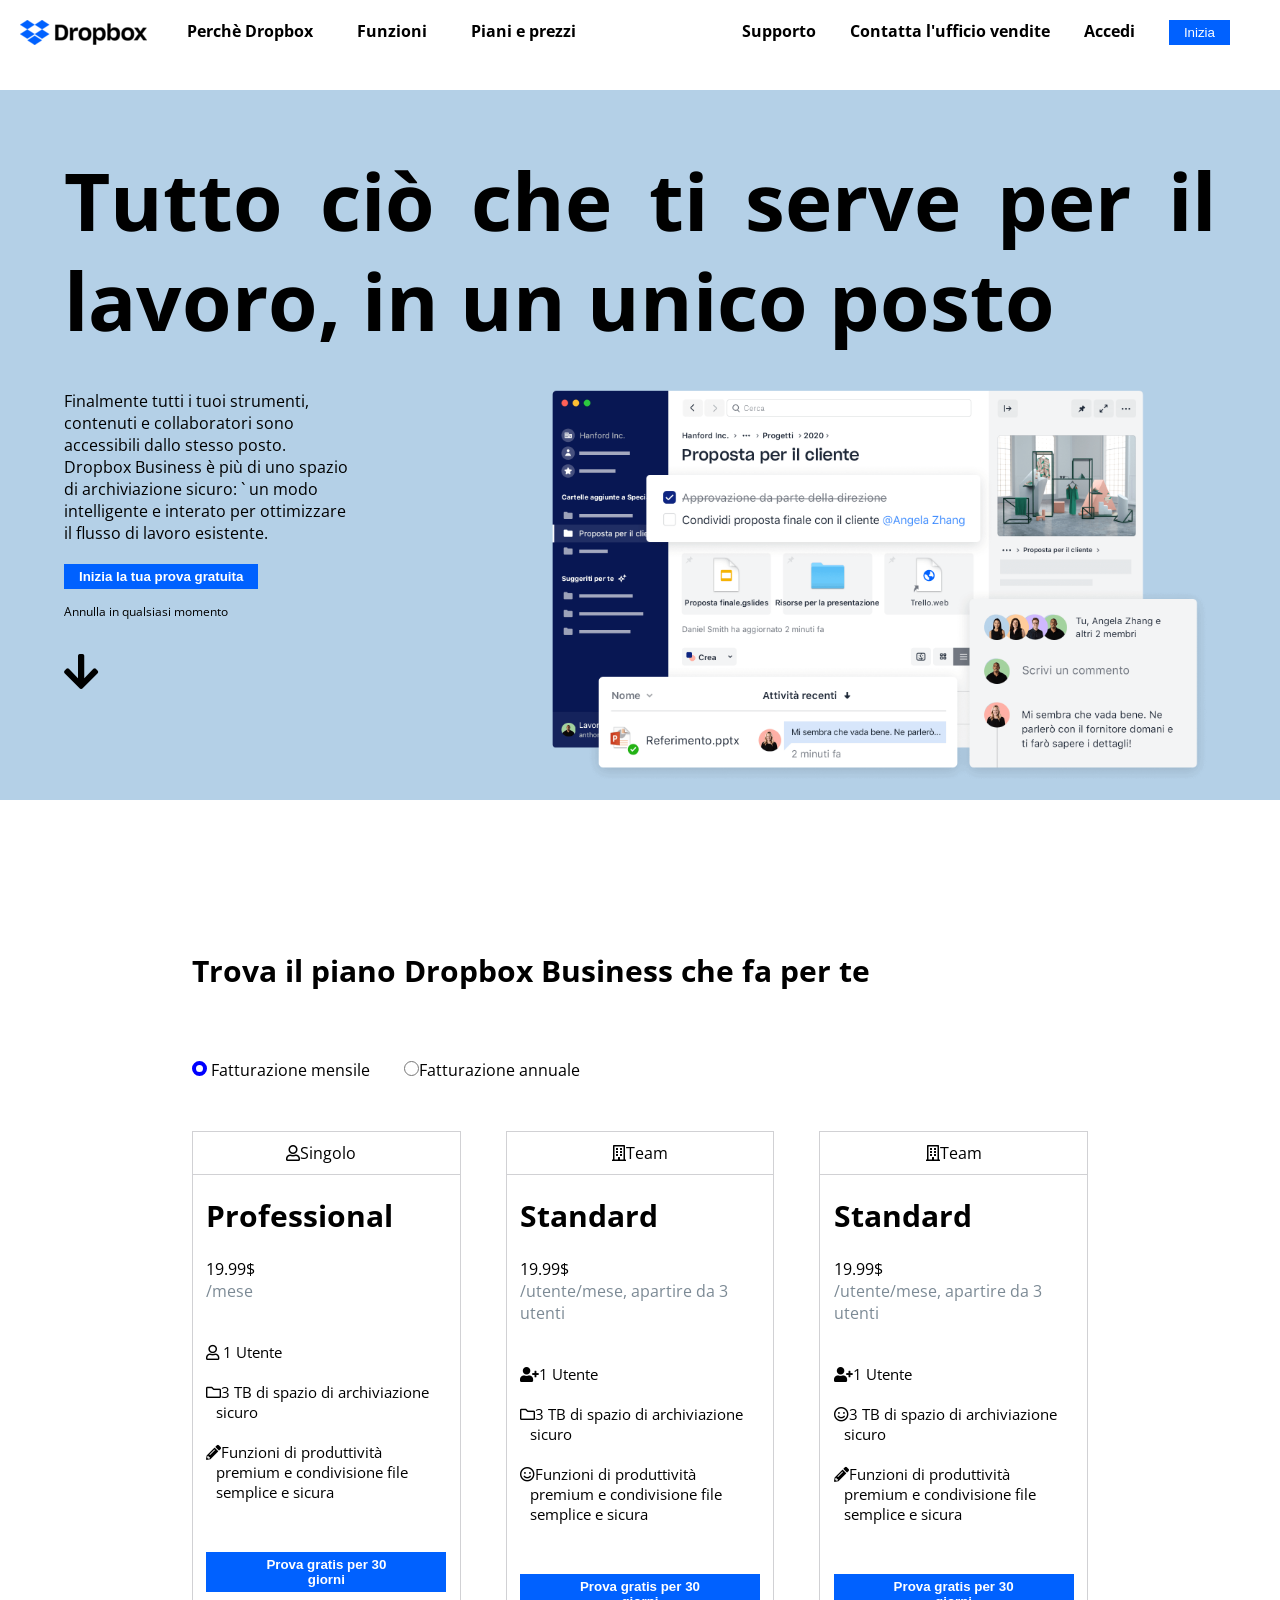
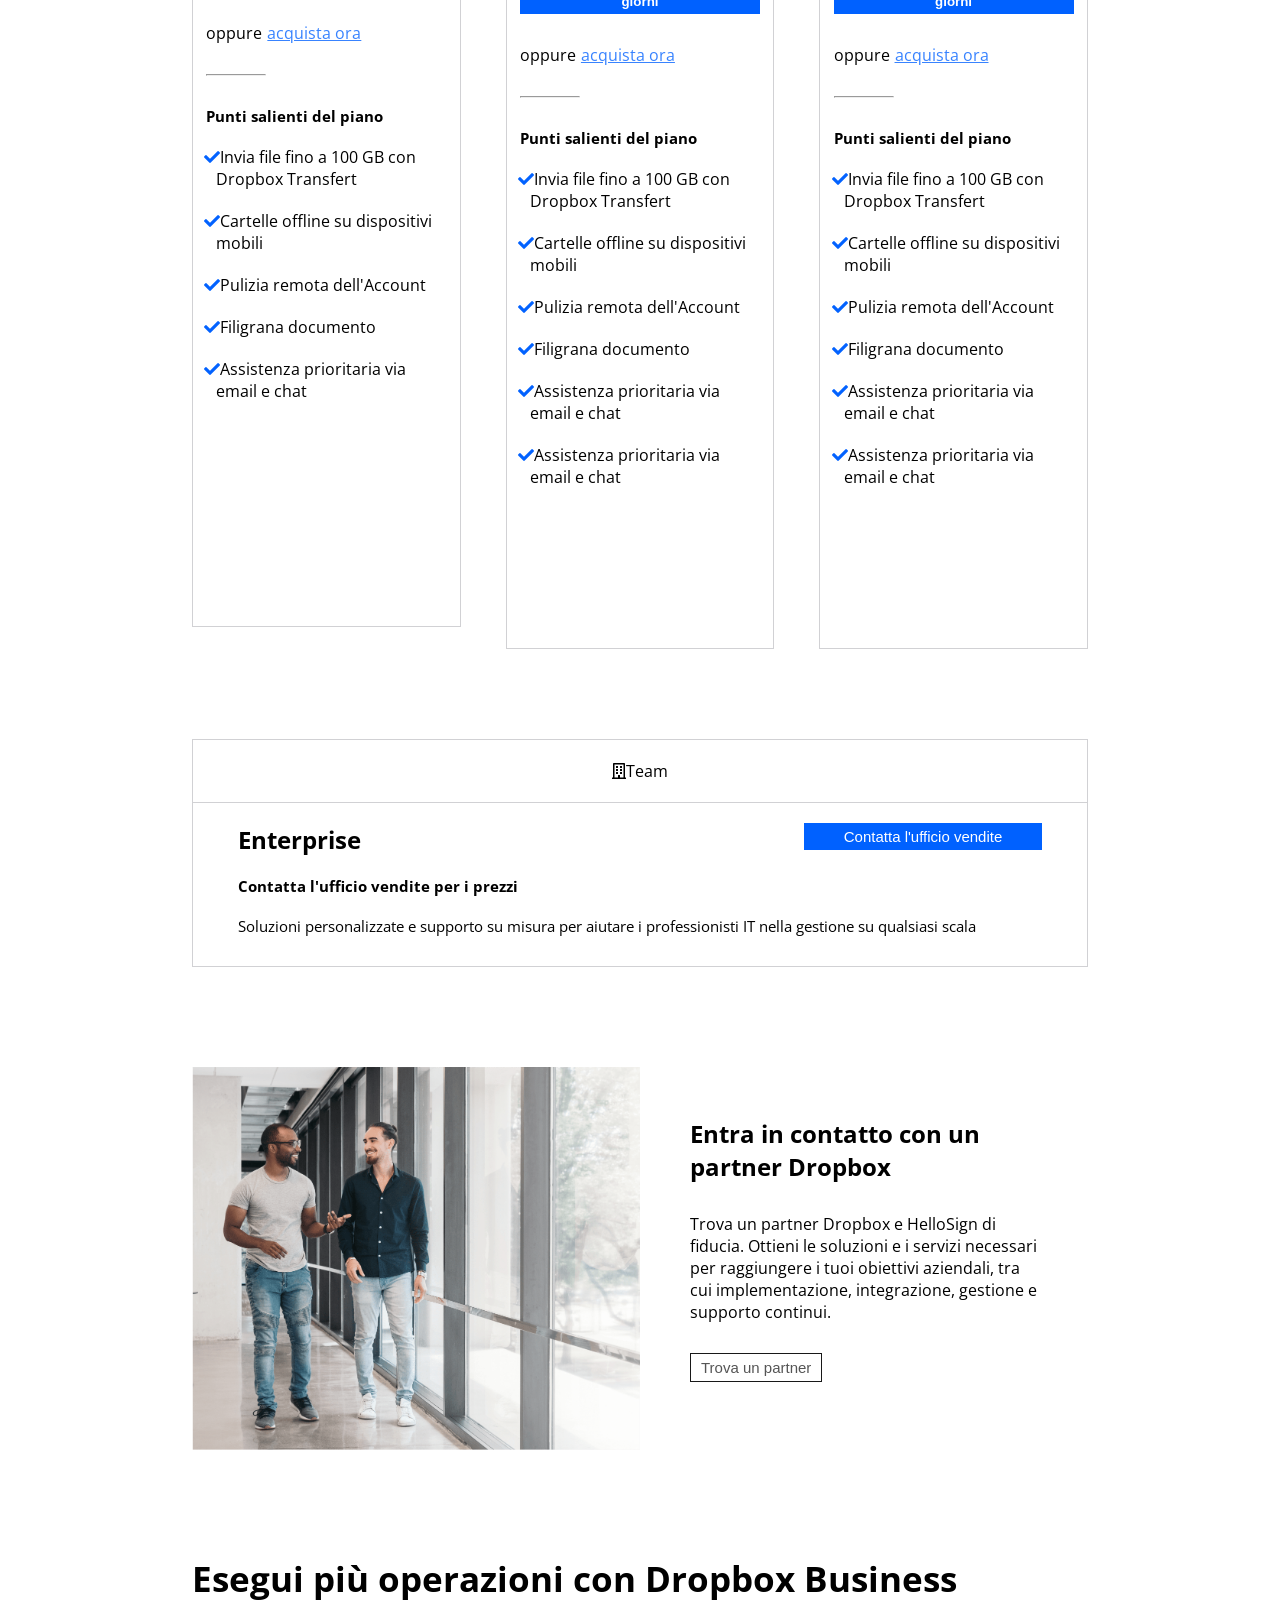
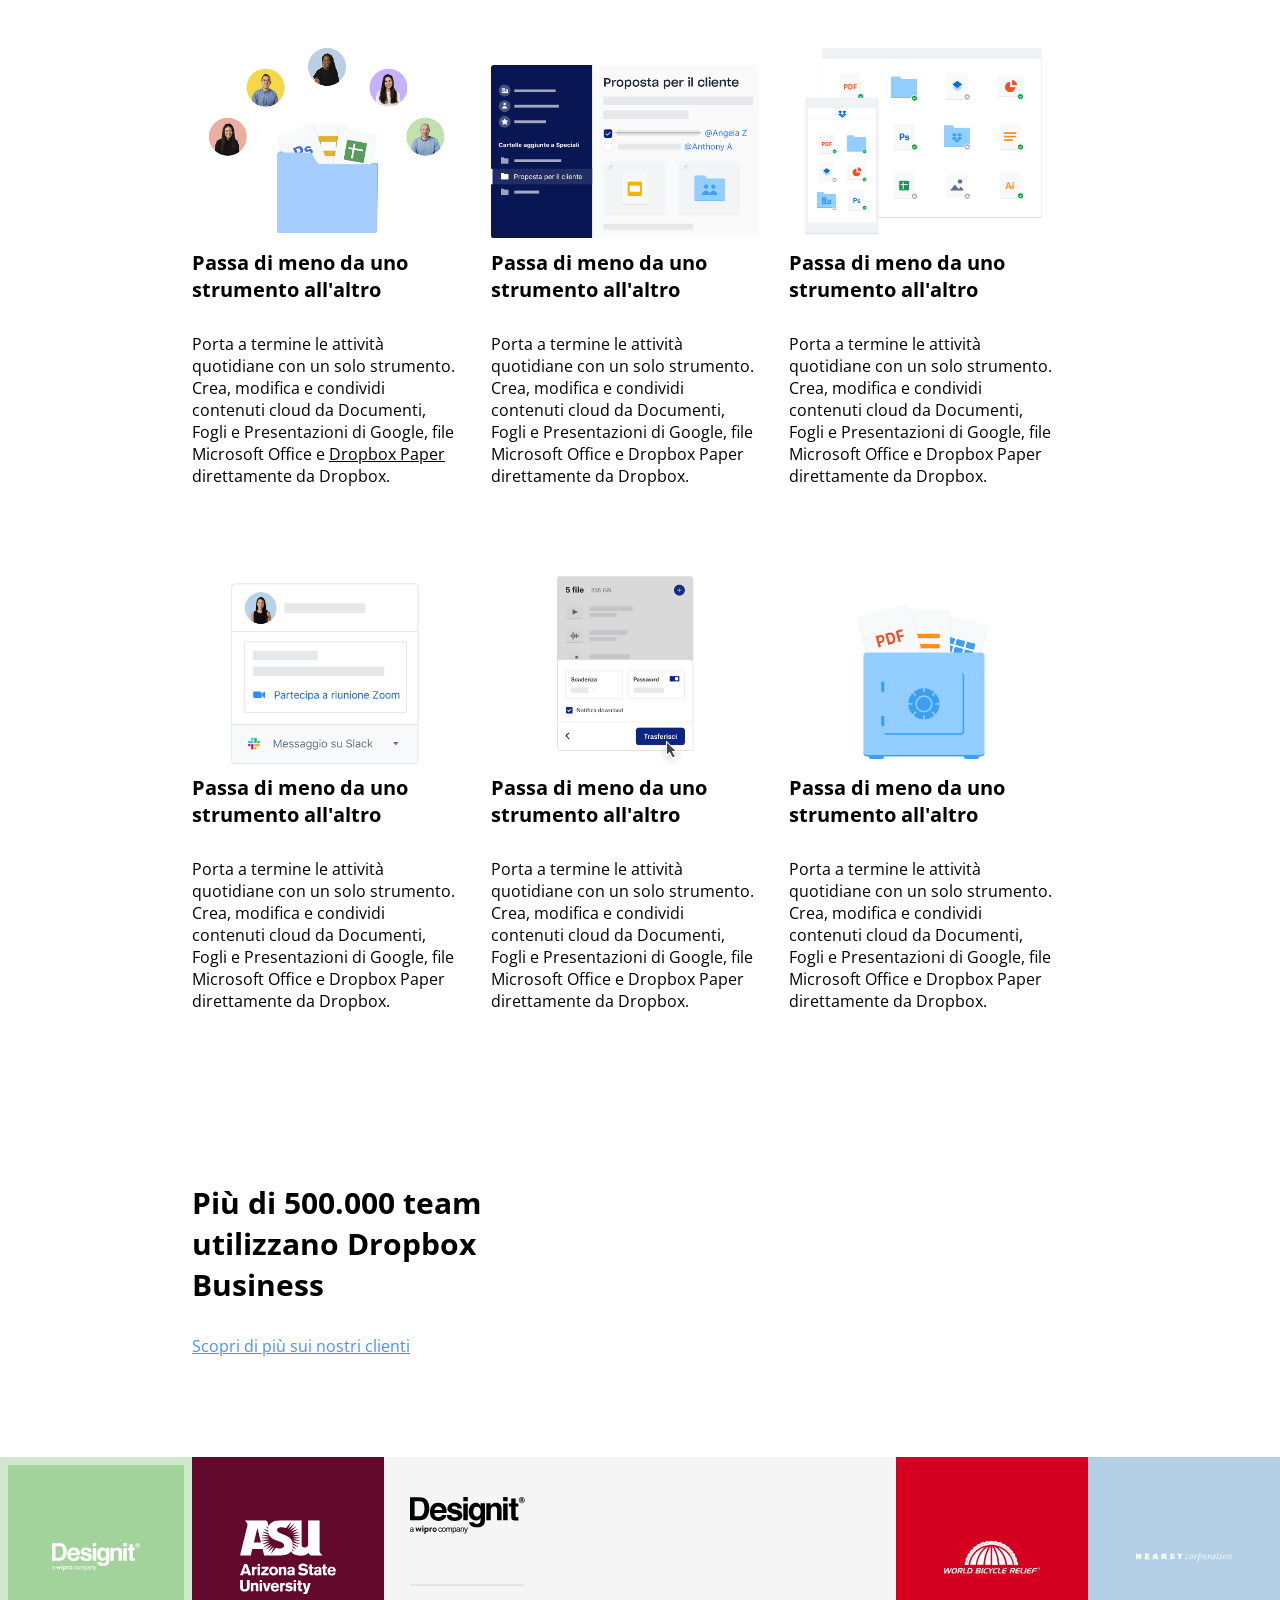
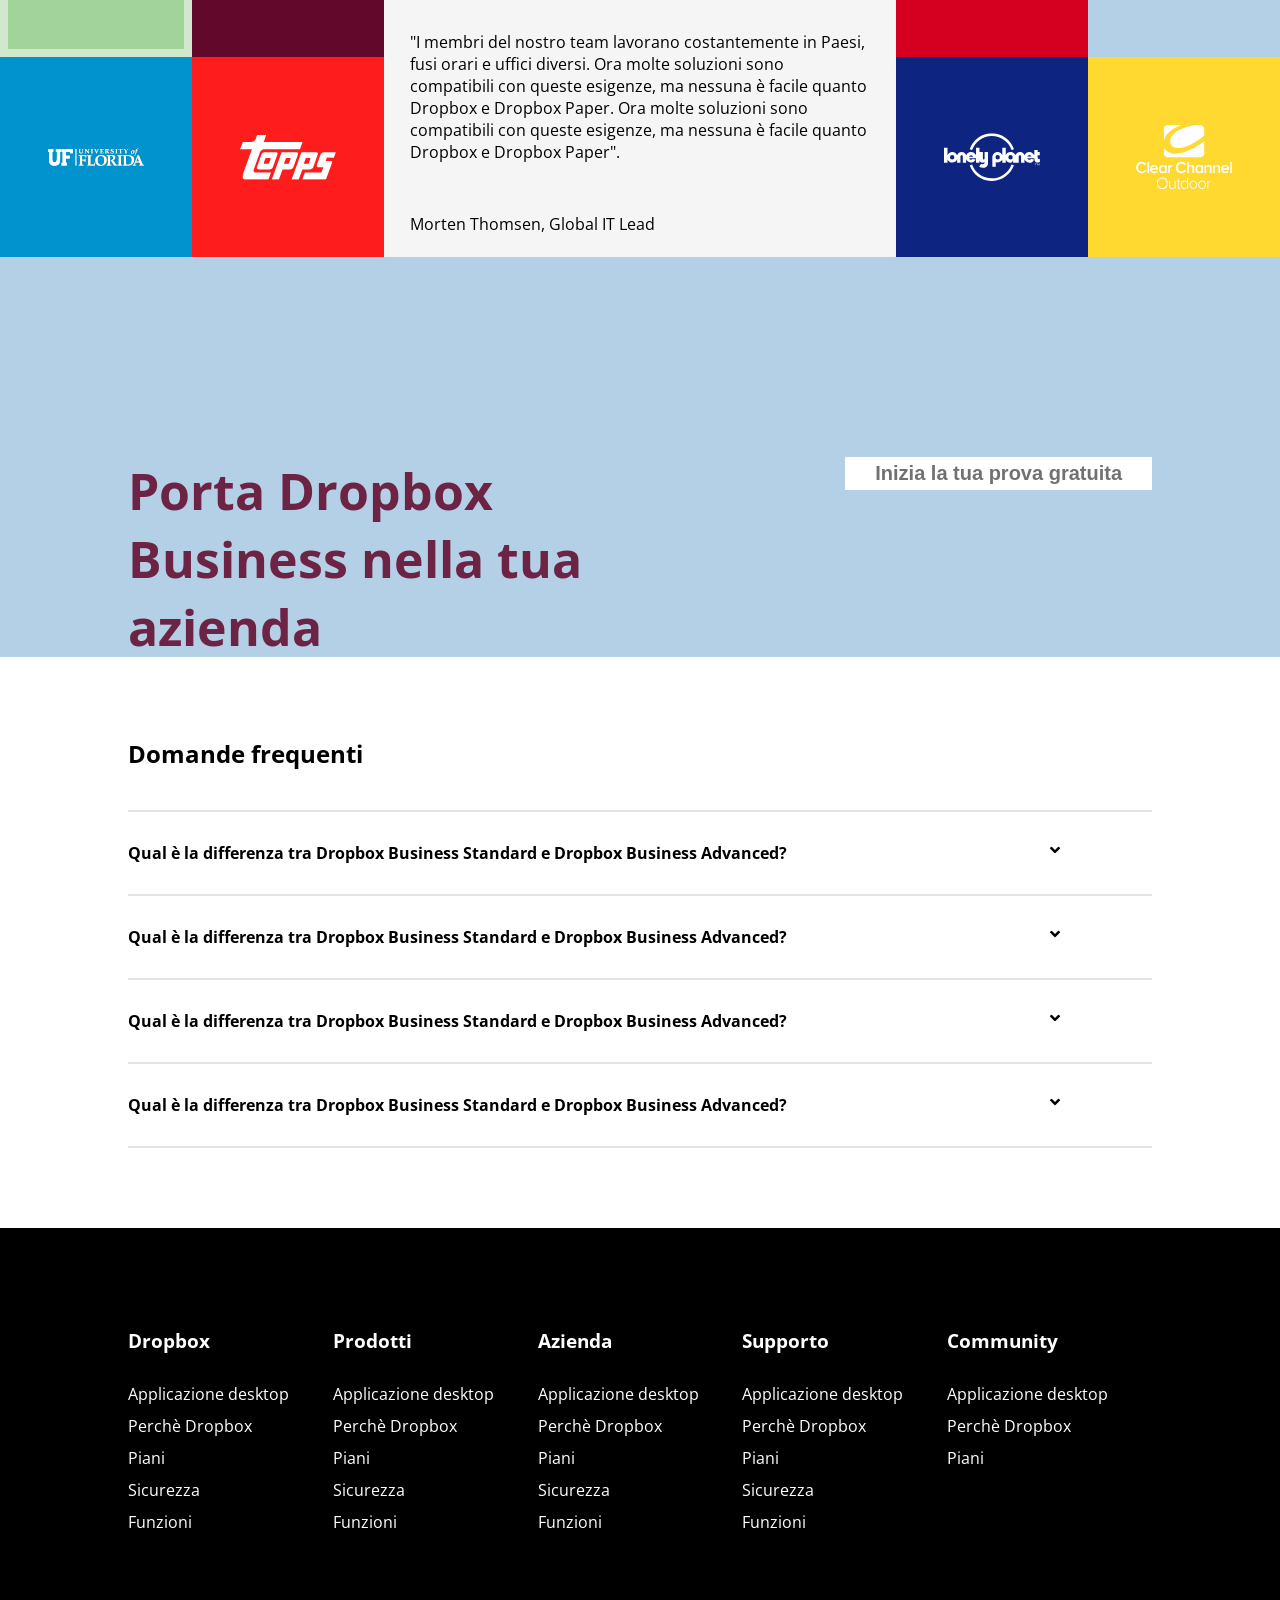
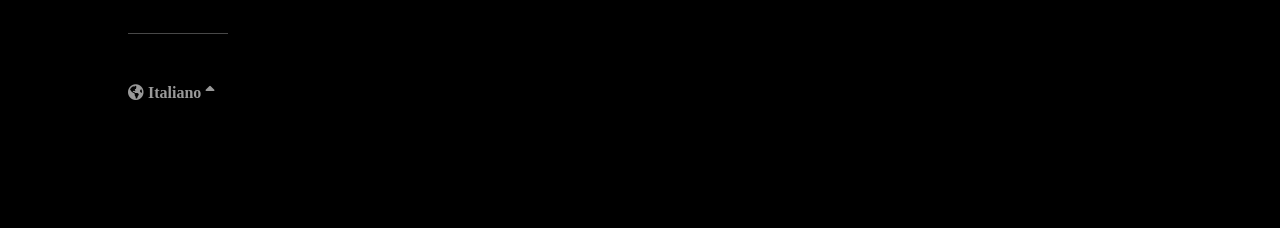
<file: index.html>
<!DOCTYPE html>
<html lang="en">

<head>
    <meta charset="UTF-8">
    <meta http-equiv="X-UA-Compatible" content="IE=edge">
    <meta name="viewport" content="width=device-width, initial-scale=1.0">
    <link rel="stylesheet" href="https://cdnjs.cloudflare.com/ajax/libs/font-awesome/5.15.4/css/all.min.css"
        integrity="sha512-1ycn6IcaQQ40/MKBW2W4Rhis/DbILU74C1vSrLJxCq57o941Ym01SwNsOMqvEBFlcgUa6xLiPY/NS5R+E6ztJQ=="
        crossorigin="anonymous" referrerpolicy="no-referrer" />
    <link rel="preconnect" href="https://fonts.googleapis.com">
    <link rel="preconnect" href="https://fonts.gstatic.com" crossorigin>
    <link href="https://fonts.googleapis.com/css2?family=Open+Sans:wght@400;600;700&display=swap" rel="stylesheet">
    <link rel="stylesheet" href="css/style.css">
    <title>Dropbox page</title>
</head>

<body>

    <!-- header -->

    <header>

        <nav class="navigazione clearfix">

            <img src="img/logo-small.png" alt="">

            <ul class="prima-lista">

                <li><a href="">Perch&egrave; Dropbox</a></li>

                <li><a href="">Funzioni</a></li>

                <li><a href="">Piani e prezzi</a></li>

            </ul>

            <ul class="seconda-lista clearfix">

                <li id="homemenu"><a href="">Supporto</a>

                    <ul class="menu-scomparsa">
                        <li><a href="#">Assistenza</a></li>
                        <li><a href="#">E-mail</a></li>
                    </ul>

                </li>

                <li><a href="">Contatta l'ufficio vendite</a></li>

                <li><a href="">Accedi</a></li>
                
                <li><button id="bottone-inizia">Inizia</button></li>

            </ul>

        </nav>

        <!-- jumbo -->

        <div class="jumbo clearfix">

            <div class="introduzione-sito">

                <!-- titolo div -->

                <h1>Tutto ci&ograve; che ti serve per il lavoro, in un unico posto</h1>

                <!-- divisione colonne -->

                <div class="colonna-sinistra">

                    <p>
                        Finalmente tutti i tuoi strumenti, contenuti e collaboratori sono accessibili dallo stesso
                        posto. Dropbox Business &egrave; pi&ugrave; di uno spazio di archiviazione sicuro: &grave; un
                        modo intelligente e interato per ottimizzare il flusso di lavoro esistente.
                    </p>

                    <button id="prova-gratuita">Inizia la tua prova gratuita</button> <br>
                    <span id="annulla">Annulla in qualsiasi momento</span>

                    <div class="scroll-down"><a href="#sezione-prima"><i class="fas fa-arrow-down"></i></a></div>

                </div>

                <div class="colonna-destra">

                    <img src="img/jumbo.png" alt="">

                </div>

            </div>

        </div>

    </header>

    <!-- corpo principale -->

    <main>

        <!-- sezione 1 -->

        <section id="sezione-prima" class="clearfix prima-sezione">

            <h2>Trova il piano Dropbox Business che fa per te</h2>

            <div class="radio-div"></div>
            <span>Fatturazione mensile</span>

            <input id="radio-check-2" type="radio">Fatturazione annuale

            <div class="clearfix tabella-fatturazione">

                <div class="parte-sinistra">

                    <p class="singolo">
                        <i class="far fa-user"></i>Singolo
                    </p>

                    <div class="tipo-fatturazione">

                        <h2>Professional</h2><br>
                        19.99$ <br>
                        <span class="mese">/mese</span>

                        <ul class="descrizione-offerta">
                            <li>
                                <i class="far fa-user"></i>
                                1 Utente
                            </li>
                            <li>
                                <i class="far fa-folder"></i>3 TB di spazio di archiviazione sicuro
                            </li>
                            <li>
                                <i class="fas fa-pencil-alt"></i>Funzioni di produttivit&agrave; premium e condivisione file semplice e sicura
                            </li>
                        </ul>

                        <div class="gratis">

                            <button class="bottone-tabella">Prova gratis per 30 giorni</button>

                            <p class="oppure-acquista">oppure<span><a href="" class="acquista">acquista ora</a></span>
                            </p>

                            <hr>

                        </div>

                        <div class="punti-salienti">

                            <h2>Punti salienti del piano</h2>

                            <ul>

                                <li class="check"><i class="fas fa-check"></i>Invia file fino a 100 GB con Dropbox Transfert</li>
                                <li class="check"><i class="fas fa-check"></i>Cartelle offline su dispositivi mobili</li>
                                <li class="check"><i class="fas fa-check"></i>Pulizia remota dell'Account</li>
                                <li class="check"><i class="fas fa-check"></i>Filigrana documento</li>
                                <li class="check"><i class="fas fa-check"></i>Assistenza prioritaria via email e chat</li>

                            </ul>

                        </div>

                    </div>

                </div>

                <div class="centro">

                    <p class="singolo">
                        <i class="far fa-building"></i>Team
                    </p>

                    <div class="tipo-fatturazione">

                        <h2>Standard</h2><br>
                        19.99$ <br>
                        <span class="mese">/utente/mese, apartire da 3 utenti</span>

                        <ul class="descrizione-offerta">
                            <li>
                                <i class="fas fa-user-plus"></i>1 Utente
                            </li>
                            <li>
                                <i class="far fa-folder"></i>3 TB di spazio di archiviazione sicuro
                            </li>
                            <li>
                                <i class="far fa-smile"></i>Funzioni di produttivit&agrave; premium e condivisione file semplice e sicura
                            </li>
                        </ul>

                        <div class="gratis">

                            <button class="bottone-tabella">Prova gratis per 30 giorni</button>

                            <p class="oppure-acquista">oppure<span><a href="" class="acquista">acquista ora</a></span>
                            </p>

                            <hr>

                        </div>

                        <div class="punti-salienti">

                            <h2>Punti salienti del piano</h2>

                            <ul>

                                <li class="check"><i class="fas fa-check"></i>Invia file fino a 100 GB con Dropbox Transfert</li>
                                <li class="check"><i class="fas fa-check"></i>Cartelle offline su dispositivi mobili</li>
                                <li class="check"><i class="fas fa-check"></i>Pulizia remota dell'Account</li>
                                <li class="check"><i class="fas fa-check"></i>Filigrana documento</li>
                                <li class="check"><i class="fas fa-check"></i>Assistenza prioritaria via email e chat</li>
                                <li class="check"><i class="fas fa-check"></i>Assistenza prioritaria via email e chat</li>

                            </ul>

                        </div>

                    </div>

                </div>

                <div class="parte-destra">

                    <p class="singolo">
                        <i class="far fa-building"></i>Team
                    </p>

                    <div class="tipo-fatturazione">

                        <h2>Standard</h2><br>
                        19.99$ <br>
                        <span class="mese">/utente/mese, apartire da 3 utenti</span>

                        <ul class="descrizione-offerta">
                            <li>
                                <i class="fas fa-user-plus"></i>1 Utente
                            </li>
                            <li>
                                <i class="far fa-smile"></i>3 TB di spazio di archiviazione sicuro
                            </li>
                            <li>
                                <i class="fas fa-pencil-alt"></i>Funzioni di produttivit&agrave; premium e condivisione file semplice e sicura
                            </li>
                        </ul>

                        <div class="gratis">

                            <button class="bottone-tabella">Prova gratis per 30 giorni</button>

                            <p class="oppure-acquista">oppure<span><a href="" class="acquista">acquista ora</a></span>
                            </p>

                            <hr>

                        </div>

                        <div class="punti-salienti">

                            <h2>Punti salienti del piano</h2>

                            <ul>

                                <li class="check"><i class="fas fa-check"></i>Invia file fino a 100 GB con Dropbox Transfert</li>
                                <li class="check"><i class="fas fa-check"></i>Cartelle offline su dispositivi mobili</li>
                                <li class="check"><i class="fas fa-check"></i>Pulizia remota dell'Account</li>
                                <li class="check"><i class="fas fa-check"></i>Filigrana documento</li>
                                <li class="check"><i class="fas fa-check"></i>Assistenza prioritaria via email e chat</li>
                                <li class="check"><i class="fas fa-check"></i>Assistenza prioritaria via email e chat</li>

                            </ul>

                        </div>

                    </div>

                </div>

            </div>

        </section>

        <!-- sezione 2 -->

        <section class="sezione-2">

            <div class="titolo-seconda-tabella">

                <p class="team-title">
                    <i class="far fa-building"></i>Team
                </p>

            </div>

            <div class="clearfix enterprise">

                <h2 id="enterprise-title">Enterprise</h2>

                <button class="contatta-ufficio">Contatta l'ufficio vendite</button>

            </div>

            <div class="enterprise">

                <h2 id="contatta-titolo">Contatta l'ufficio vendite per i prezzi</h2>

                <p id="soluzioni">Soluzioni personalizzate e supporto su misura per aiutare i professionisti IT nella
                    gestione su qualsiasi scala</p>

            </div>

        </section>

        <!-- sezione 3 -->

        <section class="clearfix sezione-3">

            <div class="partner-image">

                <img src="img/partner.png" alt="">

            </div>

            <div class="partner-informazioni">

                <h2>Entra in contatto con un partner Dropbox</h2>

                <p>Trova un partner Dropbox e HelloSign di fiducia. Ottieni le soluzioni e i servizi necessari per
                    raggiungere i tuoi obiettivi aziendali, tra cui implementazione, integrazione, gestione e supporto
                    continui.</p>

                <button class="trova-partner-button">Trova un partner</button>

            </div>

        </section>

        <!-- sezione 4 -->

        <section class="sezione-4">

            <h2>Esegui pi&ugrave; operazioni con Dropbox Business</h2>

            <div class="clearfix">

                <div class="operazioni">

                    <img src="img/business-feature-switching-tools.png" alt="">

                    <h3>Passa di meno da uno strumento all'altro</h3>

                    <p>Porta a termine le attivit&agrave; quotidiane con un solo strumento. Crea, modifica e condividi
                        contenuti cloud da Documenti, Fogli e Presentazioni di Google, file Microsoft Office e <span
                            id="paper">Dropbox Paper</span> direttamente da Dropbox.</p>

                </div>

                <div class="operazioni">

                    <img src="img/business-feature-coordinate-it.png" alt="">

                    <h3>Passa di meno da uno strumento all'altro</h3>

                    <p>Porta a termine le attivit&agrave; quotidiane con un solo strumento. Crea, modifica e condividi
                        contenuti cloud da Documenti, Fogli e Presentazioni di Google, file Microsoft Office e Dropbox
                        Paper direttamente da Dropbox.</p>

                </div>

                <div class="operazioni">

                    <img src="img/business-feature-multi-device.png" alt="">

                    <h3>Passa di meno da uno strumento all'altro</h3>

                    <p>Porta a termine le attivit&agrave; quotidiane con un solo strumento. Crea, modifica e condividi
                        contenuti cloud da Documenti, Fogli e Presentazioni di Google, file Microsoft Office e Dropbox
                        Paper direttamente da Dropbox.</p>

                </div>

                <div class="operazioni">

                    <img src="img/business-feature-integrations-it.png" alt="">

                    <h3>Passa di meno da uno strumento all'altro</h3>

                    <p>Porta a termine le attivit&agrave; quotidiane con un solo strumento. Crea, modifica e condividi
                        contenuti cloud da Documenti, Fogli e Presentazioni di Google, file Microsoft Office e Dropbox
                        Paper direttamente da Dropbox.</p>

                </div>

                <div class="operazioni">

                    <img src="img/business-feature-send-files-it.png" alt="">

                    <h3>Passa di meno da uno strumento all'altro</h3>

                    <p>Porta a termine le attivit&agrave; quotidiane con un solo strumento. Crea, modifica e condividi
                        contenuti cloud da Documenti, Fogli e Presentazioni di Google, file Microsoft Office e Dropbox
                        Paper direttamente da Dropbox.</p>

                </div>

                <div class="operazioni">

                    <img src="img/business-feature-security.png" alt="">

                    <h3>Passa di meno da uno strumento all'altro</h3>

                    <p>Porta a termine le attivit&agrave; quotidiane con un solo strumento. Crea, modifica e condividi
                        contenuti cloud da Documenti, Fogli e Presentazioni di Google, file Microsoft Office e Dropbox
                        Paper direttamente da Dropbox.</p>

                </div>

            </div>

        </section>

        <!-- sezione 5 -->

        <section class="sezione-5">

            <div class="titolo-sezione-5">

                <h2>Pi&ugrave; di 500.000 team utilizzano Dropbox Business</h2>

                <a id="scopri-nostri-clienti" href="">Scopri di pi&ugrave; sui nostri clienti</a>

            </div>

        </section>

        <section class="sezione-6">

            <div class="clearfix blocchi">

                <div class="blocco-sinistra">

                    <div id="blocco-sopra-1">

                        <img class="loghi" src="img/designit.svg" alt="">

                    </div>

                    <div id="blocco-sopra-2">

                        <img class="loghi" src="img/arizona_state_university.svg" alt="">

                    </div>

                    <div id="blocco-sotto-1">

                        <img class="loghi" src="img/university_of_florida.svg" alt="">

                    </div>

                    <div id="blocco-sotto-2">

                        <img class="loghi" src="img/topps.svg" alt="">

                    </div>

                </div>

                <div class="blocco-centro">

                    <div class="blocco-centro-spiegazione">

                        <img src="img/designit.svg" alt="">

                        <p>"I membri del nostro team lavorano costantemente in Paesi, fusi orari e uffici diversi. Ora
                            molte soluzioni sono compatibili con queste esigenze, ma nessuna &egrave; facile quanto
                            Dropbox e Dropbox Paper. Ora molte soluzioni sono compatibili con queste esigenze, ma
                            nessuna &egrave; facile quanto Dropbox e Dropbox Paper".</p>

                        <p id="citazione">Morten Thomsen, Global IT Lead</p>

                    </div>

                </div>

                <div class="blocco-destra">

                    <div id="blocco-sopra-destra-1">

                        <img class="loghi" src="img/world_bicycle_relief.svg" alt="">

                    </div>

                    <div id="blocco-sopra-destra-2">

                        <img class="loghi" src="img/hearst_corp.svg" alt="">

                    </div>

                    <div id="blocco-sotto-destra-1">

                        <img class="loghi" src="img/lonely_planet.svg" alt="">

                    </div>

                    <div id="blocco-sotto-destra-2">

                        <img class="loghi" src="img/clear_channel.svg" alt="">

                    </div>

                </div>

            </div>

        <section class="clearfix sezione-7">

            <div class="dropbox-business">

                <div class="clearfix title-button">

                    <h2 id="dropbox-title">Porta Dropbox Business nella tua azienda</h2>

                    <button id="dropbox-button">Inizia la tua prova gratuita</button>

                </div>

            </div>

        </section>

        </section>

        <!-- sezione 8 -->

        <section class="sezione-8">

            <h2>Domande frequenti</h2>

            <div class="clearfix domande">

                <h4>Qual &egrave; la differenza tra Dropbox Business Standard e Dropbox Business Advanced?</h4>

                <i class="fas fa-angle-down">
                </i> 

                <p class="p-angle">Il piano standard fornisce ai team 5 TB (500 GB) di spazio di archiviazione e semplici strumenti di condivisione e collaborazione. Per i team che hanno bisogno di più spazio di archiviazione e sicurezza, il piano Advanced offre tutto lo spazio necessario al team, oltre a sofisticate funzioni di amministrazione, controllo, integrazione e sicurezza. Per ulteriori informazioni sui nostri piani, consulta questa pagina.</p>

            </div>

            <div class="clearfix domande">

                <h4>Qual &egrave; la differenza tra Dropbox Business Standard e Dropbox Business Advanced?</h4>

                <i class="fas fa-angle-down"></i>

                <p class="p-angle">Il piano standard fornisce ai team 5 TB (500 GB) di spazio di archiviazione e semplici strumenti di condivisione e collaborazione. Per i team che hanno bisogno di più spazio di archiviazione e sicurezza, il piano Advanced offre tutto lo spazio necessario al team, oltre a sofisticate funzioni di amministrazione, controllo, integrazione e sicurezza. Per ulteriori informazioni sui nostri piani, consulta questa pagina.</p>

            </div>

            <div class="clearfix domande">

                <h4>Qual &egrave; la differenza tra Dropbox Business Standard e Dropbox Business Advanced?</h4>

                <i class="fas fa-angle-down"></i>

                <p class="p-angle">Il piano standard fornisce ai team 5 TB (500 GB) di spazio di archiviazione e semplici strumenti di condivisione e collaborazione. Per i team che hanno bisogno di più spazio di archiviazione e sicurezza, il piano Advanced offre tutto lo spazio necessario al team, oltre a sofisticate funzioni di amministrazione, controllo, integrazione e sicurezza. Per ulteriori informazioni sui nostri piani, consulta questa pagina.</p>

            </div>

            <div class="clearfix domande">

                <h4>Qual &egrave; la differenza tra Dropbox Business Standard e Dropbox Business Advanced?</h4>

                <i class="fas fa-angle-down"></i>

                <p class="p-angle">Il piano standard fornisce ai team 5 TB (500 GB) di spazio di archiviazione e semplici strumenti di condivisione e collaborazione. Per i team che hanno bisogno di più spazio di archiviazione e sicurezza, il piano Advanced offre tutto lo spazio necessario al team, oltre a sofisticate funzioni di amministrazione, controllo, integrazione e sicurezza. Per ulteriori informazioni sui nostri piani, consulta questa pagina.</p>

            </div>

        </section>

    </main>

    <!-- footer -->

    <footer>

        <!-- parte alta -->

        <div class="clearfix liste">

            <div class="list-footer">

                <h3>Dropbox</h3>

                <ul class="lista-finale">
                    <li> <a href="">Applicazione desktop</a></li>
                    <li><a href="">Perch&egrave; Dropbox</a></li>
                    <li><a href="">Piani</a></li>
                    <li><a href="">Sicurezza</a></li>
                    <li><a href="">Funzioni</a></li>
                </ul>

            </div>

            <div class="list-footer">

                    <h3>Prodotti</h3>
    
                    <ul class="lista-finale">
                        <li><a href="">Applicazione desktop</a></li>
                        <li><a href="">Perch&egrave; Dropbox</a></li>
                        <li><a href="">Piani</a></li>
                        <li><a href="">Sicurezza</a></li>
                        <li><a href="">Funzioni</a></li>
                    </ul>
                
            </div>

            <div class="list-footer">

                    <h3>Azienda</h3>
    
                    <ul class="lista-finale">
                        <li><a href="">Applicazione desktop</a></li>
                        <li><a href="">Perch&egrave; Dropbox</a></li>
                        <li><a href="">Piani</a></li>
                        <li><a href="">Sicurezza</a></li>
                        <li><a href="">Funzioni</a></li>
                    </ul>
                
            </div>

            <div class="list-footer">

                    <h3>Supporto</h3>
    
                    <ul class="lista-finale">
                        <li><a href="">Applicazione desktop</a></li>
                        <li><a href="">Perch&egrave; Dropbox</a></li>
                        <li><a href="">Piani</a></li>
                        <li><a href="">Sicurezza</a></li>
                        <li><a href="">Funzioni</a></li>
                    </ul>
                
            </div>

            <div class="list-footer">

                    <h3>Community</h3>
    
                    <ul class="lista-finale">
                        <li><a href="">Applicazione desktop</a></li>
                        <li><a href="">Perch&egrave; Dropbox</a></li>
                        <li><a href="">Piani</a></li>
                    </ul>
                
            </div>

        </div>

        <!-- parte bassa -->

        <div class="parte-bassa-footer">

            <div class="globo">

                <i class="fas fa-globe-americas"> Italiano</i>
                <i class="fas fa-sort-up"></i>

            </div>

        </div>

    </footer>

</body>

</html>
</file>
<file: css/style.css>
/* regole generali */

* {
    margin: 0;
    padding: 0;
    box-sizing: border-box;
}

body {
    font-family: 'Open Sans', sans-serif;
}

html {
    scroll-behavior: smooth;
}

/* header */

.clearfix::after {
    content: "";
    display: table;
    clear: both;
}

.navigazione {
    width: 100%;
    height: 10vh;
    background-color: white;
    vertical-align: middle;
    position: relative;
    padding-top: 20px;
    position: fixed;
    z-index: 99;
}

.navigazione img {
    float: left;
    padding-left: 20px;
}

.prima-lista {
    float: left;
}

.prima-lista li {
    margin-left: 40px;
    list-style-type: none;
    display: inline-block;
    font-weight: bold;
}

.prima-lista li a {
    text-decoration: none;
    color: black;
}

.prima-lista li a:hover {
    text-decoration: underline;
}

.seconda-lista {
    position: absolute;
    top: 20px;
    right: 20px;
}

.seconda-lista li {
    margin-right: 30px;
    list-style-type: none;
    display: inline-block;
    font-weight: bold;
}

.seconda-lista li a {
    text-decoration: none;
    color: black;
}

.seconda-lista li a:hover {
    text-decoration: underline;
}

.menu-scomparsa {
    display: none;
}

#homemenu {
    position: relative;
}

#homemenu:hover ul {
    display: block;
    width: 100px;
    background-color: white;
    z-index: 99;
    position: absolute;
}

#homemenu:hover ul li {
    padding-top: 15px;
}

#bottone-inizia {
    color: white;
    background-color:  #0061FF;
    padding: 5px 15px;
    border: none;
}

#bottone-inizia:hover {
    background-color: #5e9cff;
}

/* jumbo */

.jumbo {
    background-color: #B4D0E7;
    width: 100%;
}

.introduzione-sito {
    width: 90%;
    margin: auto;
}

.introduzione-sito h1 {
    text-align: justify;
    padding-top: 150px;
    font-size: 80px;
    line-height: 100px;
}

.colonna-sinistra {
    width: 40%;
    padding-top: 40px;
    float: left;
}

.colonna-sinistra p {
    padding-right: 170px;
}

#prova-gratuita {
    color: white;
    background-color: #0061FF;
    padding: 5px 15px;
    border: none;
    font-weight: bold;
    margin-top: 20px;
    margin-bottom: 10px;
}

#prova-gratuita:hover {
    background-color: #5e9cff;
}

#annulla {
    font-size: 12px;
}

.fa-arrow-down {
    margin-top: 30px;
    font-size: 40px;
    color: black;
}

.colonna-destra {
    width: 60%;
    float: left;
    height: 450px;
}

.colonna-destra img {
    width: 100%;
    padding-top: 40px;
}

/* sezione 1 */

.prima-sezione {
    width: 70%;
    margin: 150px auto 40px;
}

.prima-sezione h2 {
    font-size: 30px;
}

.prima-sezione input {
    margin-top: 70px;
}

.radio-div {
    display: inline-block;
    height: 15px;
    width: 15px;
    border: 4px solid blue;
    border-radius: 50%;
}

#radio-check-2 {
    margin-left: 30px;
    width: 15px;
    height: 15px;
    display: inline-block;
}

/* tabella sezione 1 */

.tabella-fatturazione {
    width: 100%;
    margin: 50px auto;
}

.parte-sinistra {
    width: 30%;
    float: left;
    border: 1px solid #D1D1D4;
}

.singolo {
    text-align: center;
    padding: 10px;
    border-bottom: 1px solid #D1D1D4;
}

.tipo-fatturazione {
    width: 90%;
    margin: 20px 5%;
}

.mese {
    color: #7C8A95;
}

.descrizione-offerta {
    margin-top: 40px;
}

.descrizione-offerta li {
    list-style-type: none;
    font-size: 15px;
    padding-left: 10px;
    margin-bottom: 20px;
}

.fa-user {
    margin-left: -10px;
}

.fa-folder {
    margin-left: -10px;
}

.fa-user-plus {
    margin-left: -10px;
}

.fa-smile {
    margin-left: -10px;
}

.fa-pencil-alt {
    margin-left: -10px;
}

.gratis {
    width: 100%;
    text-align: center;
}

.bottone-tabella {
    color: white;
    background-color: #0061FF;
    padding: 5px 40px;
    border: none;
    margin-top: 30px;
    font-weight: bold;
}

.bottone-tabella:hover {
    background-color: #5e9cff;
}

.oppure-acquista {
    margin: 30px auto;
    text-align: left;
}

.oppure-acquista .acquista{
    color: #3883FF;
    padding-left: 5px;
}

hr {
    width: 60px;
    color: #D1D1D4;
}

.punti-salienti {
    min-height: 500px;
}

.punti-salienti h2 {
    font-size: 15px;
    margin-top: 30px;
}

.punti-salienti ul li {
    list-style-type: none;
    margin-top: 20px;
    padding-left: 10px;
}

.fa-check {
    margin-left: -12px;
    color: #0262FF;
}

/* parte centrale della tabella */

.centro {
    width: 30%;
    margin: 0 5%;
    float: left;
    border: 1px solid #D1D1D4;
}

/* parte destra */

.parte-destra {
    float: left;
    width: 30%;
    border: 1px solid #D1D1D4;
}

/* sezione 2 */

.sezione-2 {
    width: 70%;
    margin: 30px auto;
    border: 1px solid #D1D1D4;
}

.team-title {
    text-align: center;
    padding: 20px 0;
    border-bottom: 1px solid #D1D1D4;
}

.enterprise {
    width: 90%;
    margin: auto;
    padding-top: 20px;
}

#enterprise-title {
    float: left;
}

.contatta-ufficio {
    color: white;
    background-color: #0061FF;
    padding: 5px 40px;
    border: none;
    font-size: 15px;
    float: right;
}

.contatta-ufficio:hover {
    background-color: #5e9cff;
}

#contatta-titolo {
    font-size: 15px;
}

#soluzioni {
    font-size: 15px;
    padding: 20px 0 30px;
}

/* sezione 3 */

.sezione-3 {
    width: 70%;
    margin: 100px auto;
}

.partner-image {
    width: 50%;
    float: left;
}

.partner-image img {
    width: 100%;
}

.partner-informazioni {
    width: 50%;
    float: left;
    padding: 50px 50px;
}

.partner-informazioni p {
    margin-top: 30px;
}

.partner-informazioni button {
    color: #555555;
    background-color: white;
    margin-top: 30px;
    font-size: 15px;
    padding: 5px 10px;
    border: 1px solid #181818;
}

.trova-partner-button:hover {
    background-color: #b9b8b8;
}

/* sezione 4 */

.sezione-4 {
    width: 70%;
    margin: auto;
}

.sezione-4 h2 {
    font-size: 35px;
    margin-bottom: 30px;
}

.operazioni {
    width: calc(100% / 3 - 30px);
    margin-right: 30px;
    float: left;
    margin-bottom: 70px;
}

.operazioni img {
    width: 100%;
    float: left;
}

.operazioni h3 {
    font-size: 20px;
    margin-bottom: 30px;
}

#paper {
    text-decoration: underline;
}

/* sezione 5 */

.sezione-5 {
    width: 100%;
}

.titolo-sezione-5 {
    width: 70%;
    margin: 100px auto;
}

.titolo-sezione-5 h2 {
    width: 40%;
    font-size: 30px;
    margin-bottom: 30px;
}

#scopri-nostri-clienti {
    color: #488EFF;
}

/* blocchi colorati della sezione 6 */

.blocchi {
    width: 100%;
}

/* blocco sinistra */

.blocco-sinistra {
    width: 30%;
    height: 400px;
    float: left;
}

#blocco-sopra-1 {
    width: 50%;
    height: 200px;
    background-color: #A2D39B;
    border: 8px solid #D0E9CD;
    float: left;
    position: relative;
}

.loghi {
    width: 50%;
    position: absolute;
    top: 50%;
    left: 50%;
    transform: translate(-50%, -50%);
    filter:invert(100%);
}

#blocco-sopra-2 {
    width: 50%;
    height: 200px;
    background-color: #61082B;
    float: left;
    position: relative;
}

#blocco-sotto-1 {
    width: 50%;
    height: 200px;
    background-color: #0093CE;
    float: left;
    position: relative;
}

#blocco-sotto-2 {
    width: 50%;
    height: 200px;
    background-color: #FF1C1C;
    float: left;
    position: relative;
}


/* blocco centro */

.blocco-centro {
    width: 40%;
    height: 400px;
    float: left;
    background-color: #F5F5F5;
}

.blocco-centro-spiegazione {
    width: 90%;
    margin: auto;
}

.blocco-centro-spiegazione img {
    width: 25%;
    margin: 40px auto;
    padding-bottom: 50px;
    border-bottom: 2px solid #E4E4E5;
}

#citazione {
    margin-top: 50px;
}

/* blocco destra */

.blocco-destra {
    width: 30%;
    height: 400px;
    float: left;
}

#blocco-sopra-destra-1 {
    width: 50%;
    height: 200px;
    background-color: #D5001F;
    float: left;
    position: relative;
}

#blocco-sopra-destra-2 {
    width: 50%;
    height: 200px;
    background-color: #B4D0E7;
    float: left;
    position: relative;
}

#blocco-sotto-destra-1 {
    width: 50%;
    height: 200px;
    background-color: #0D2481;
    float: left;
    position: relative;
}

#blocco-sotto-destra-2 {
    width: 50%;
    height: 200px;
    background-color: #FFD830;
    float: left;
    position: relative;
}

/* blocco sotto */

.sezione-7 {
    margin-bottom: 50px;
}

.dropbox-business {
    background-color: #B4D0E7;
    width: 100%;
    height: 400px;
    float: left;
}

.title-button {
    width: 80%;
    margin: 200px auto;
}

#dropbox-title {
    width: 50%;
    font-size: 50px;
    color: #6D2344;
    float: left;
}

#dropbox-button {
    color: #717171;
    background-color: white;
    font-weight: bold;
    border: none;
    font-size: 20px;
    padding: 5px 30px;
    float: right;
}

#dropbox-button:hover {
    background-color: rgb(194, 194, 194);
}

/* sezione 8 */

.sezione-8 {
    width: 80%;
    margin: 80px auto;
}

.sezione-8 h2 {
    border-bottom: 2px solid #E4E4E6;
    padding-bottom: 40px;
}

.domande {
    border-bottom: 2px solid #E4E4E6;
    padding: 30px 0;
}
.domande h4 {
    float: left;
    width: 90%;
}

.fa-angle-down {
    float: right;
    width: 10%;
}

.p-angle {
    width: 70%;
    margin: auto 80px;
    padding-top: 40px;
    display: none;
}

.fa-angle-down:hover + .p-angle {
    display: block;
    color: rgb(70, 69, 69);
}

/* footer */

footer {
    width: 100%;
    min-height: 600px;
    background-color: black;
}

.liste {
    width: 80%;
    margin: auto;
}

.list-footer {
    width: calc(100% / 5);
    float: left;
    /* margin-right: 20px; */
}

.list-footer h3 {
    color: white;
    padding-top: 100px;
}

.lista-finale {
    margin-top: 20px;
}

.lista-finale li {
    list-style-type: none;
    color: white;
    padding-top: 10px;
}

.lista-finale li a {
    text-decoration: none;
    color: white;
}

.lista-finale li a:hover {
    text-decoration: underline;
}

/* parte bassa del footer */

.parte-bassa-footer {
    width: 80%;
    margin: auto;
}

.globo {
    width: 100px;
    margin-top: 100px;
    border-top: 1px solid #484848;
}

.fa-globe-americas, .fa-sort-up {
    padding-top: 50px;
    color: #999999;
}
</file>
